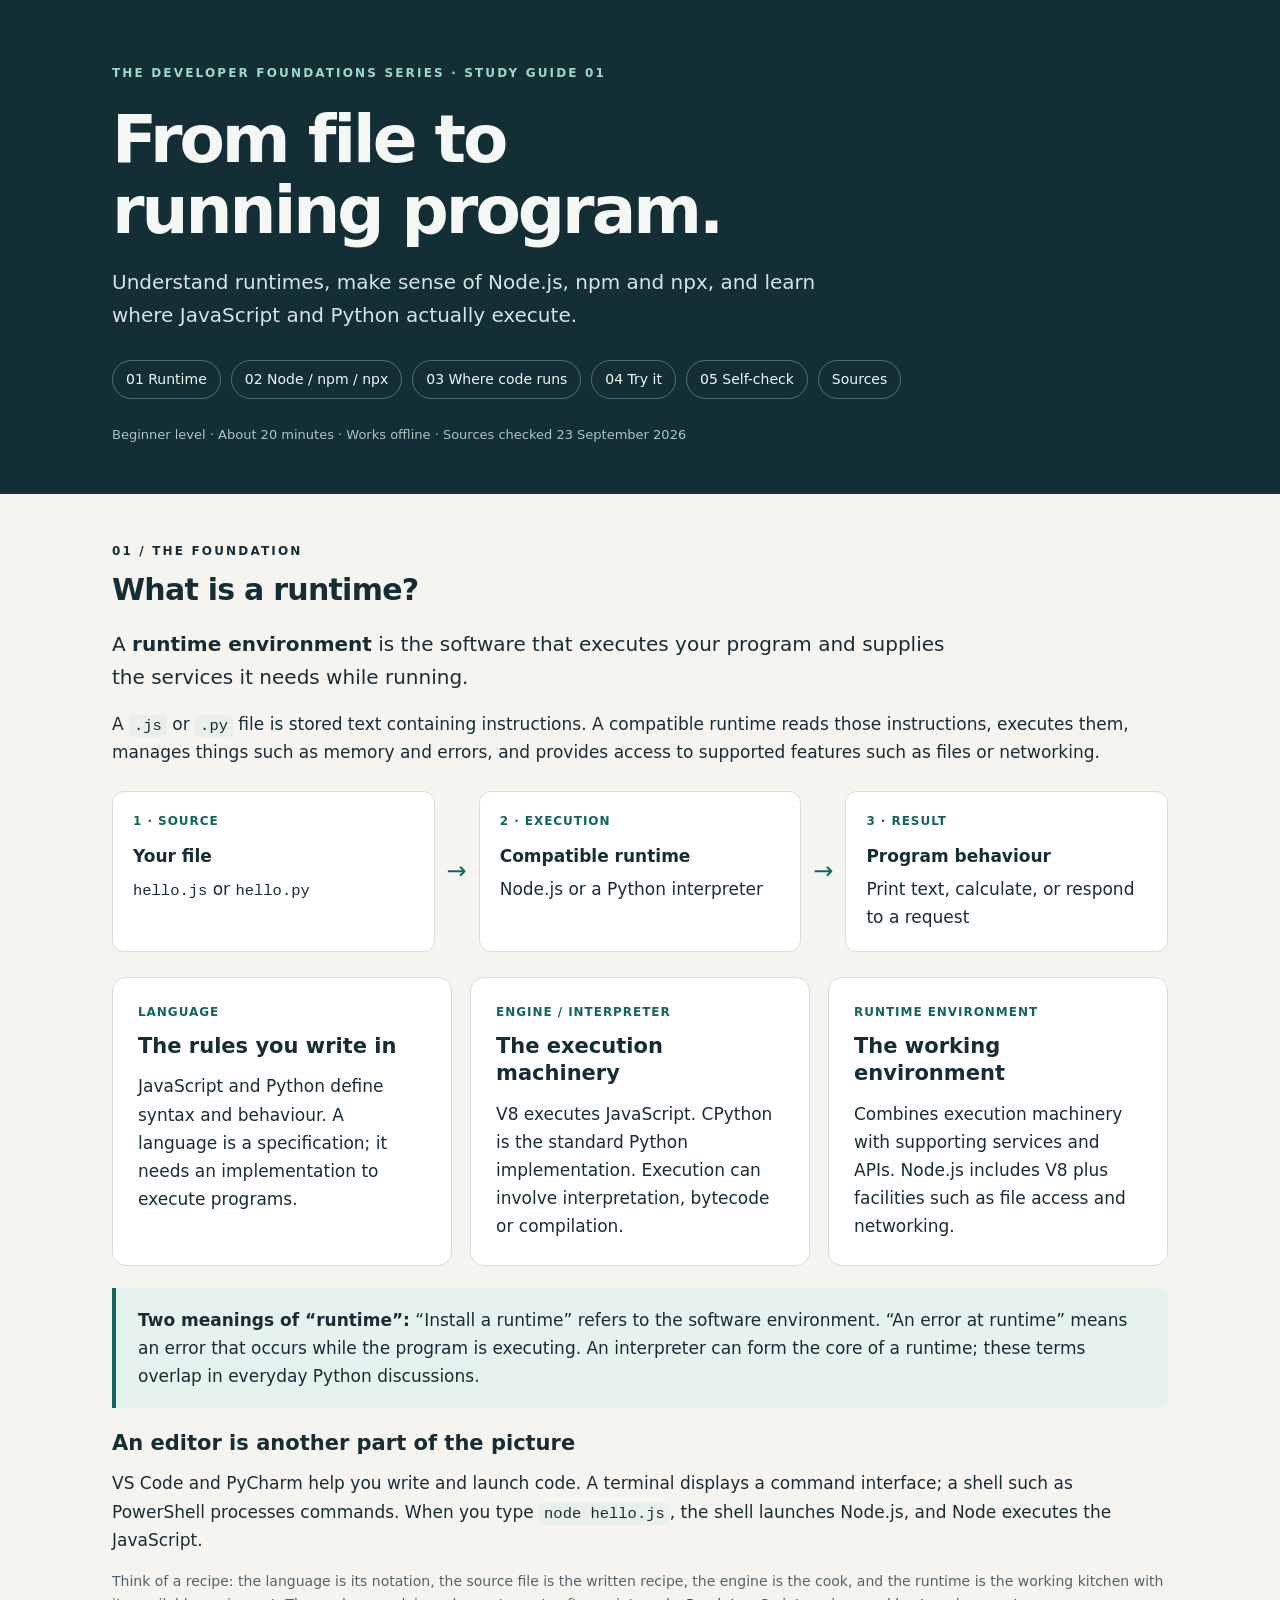
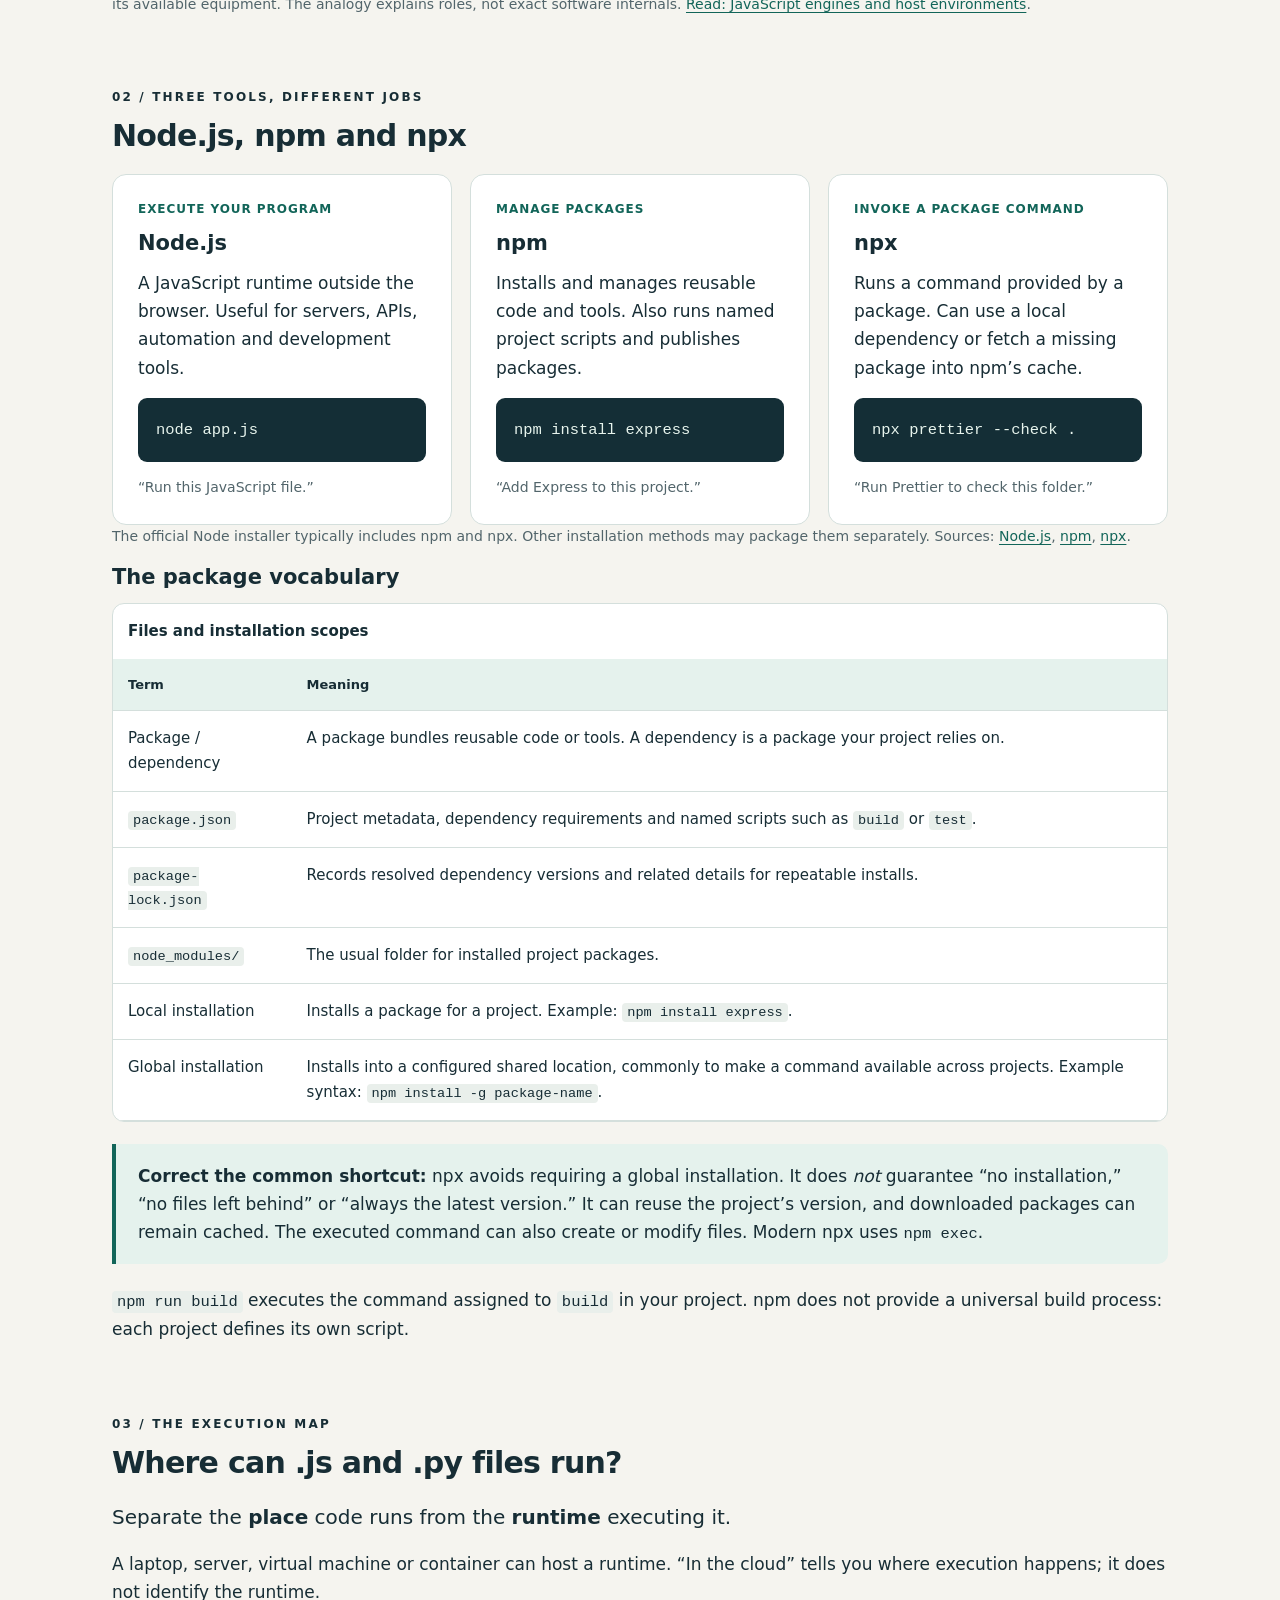
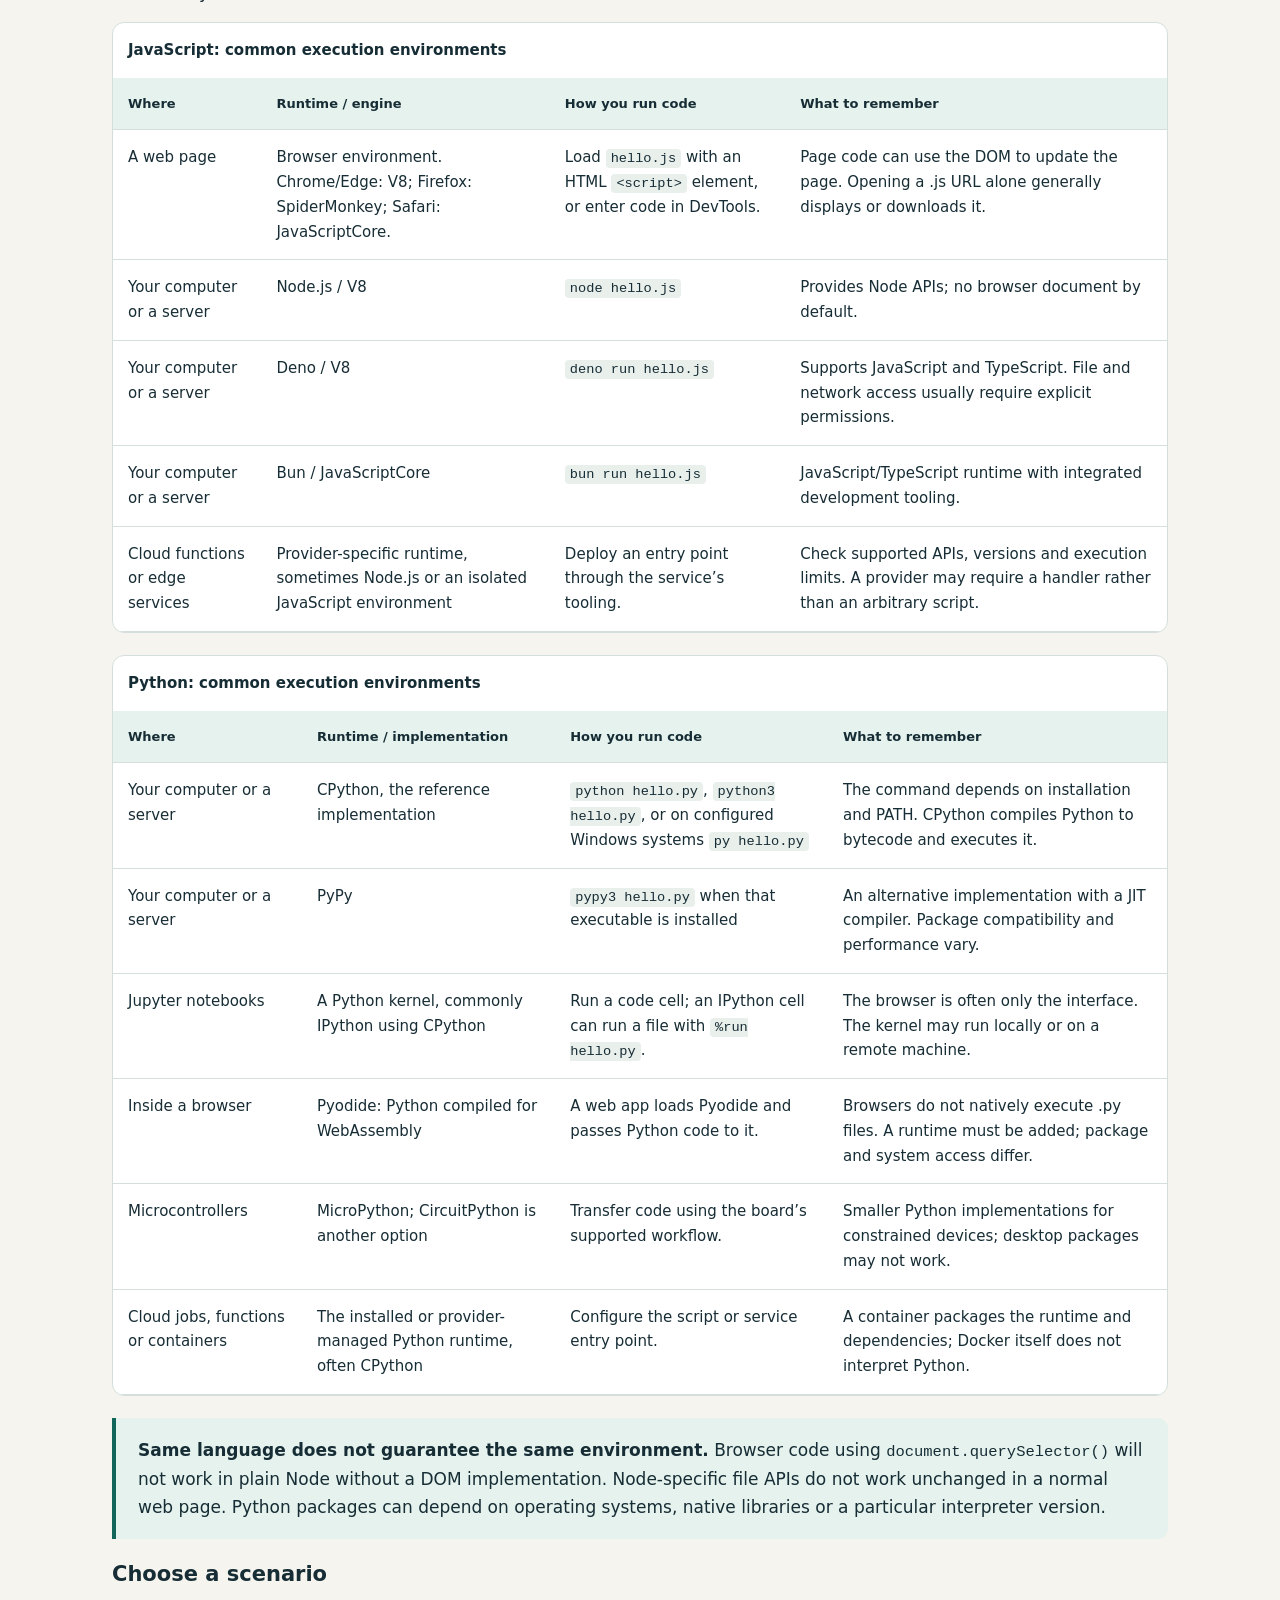
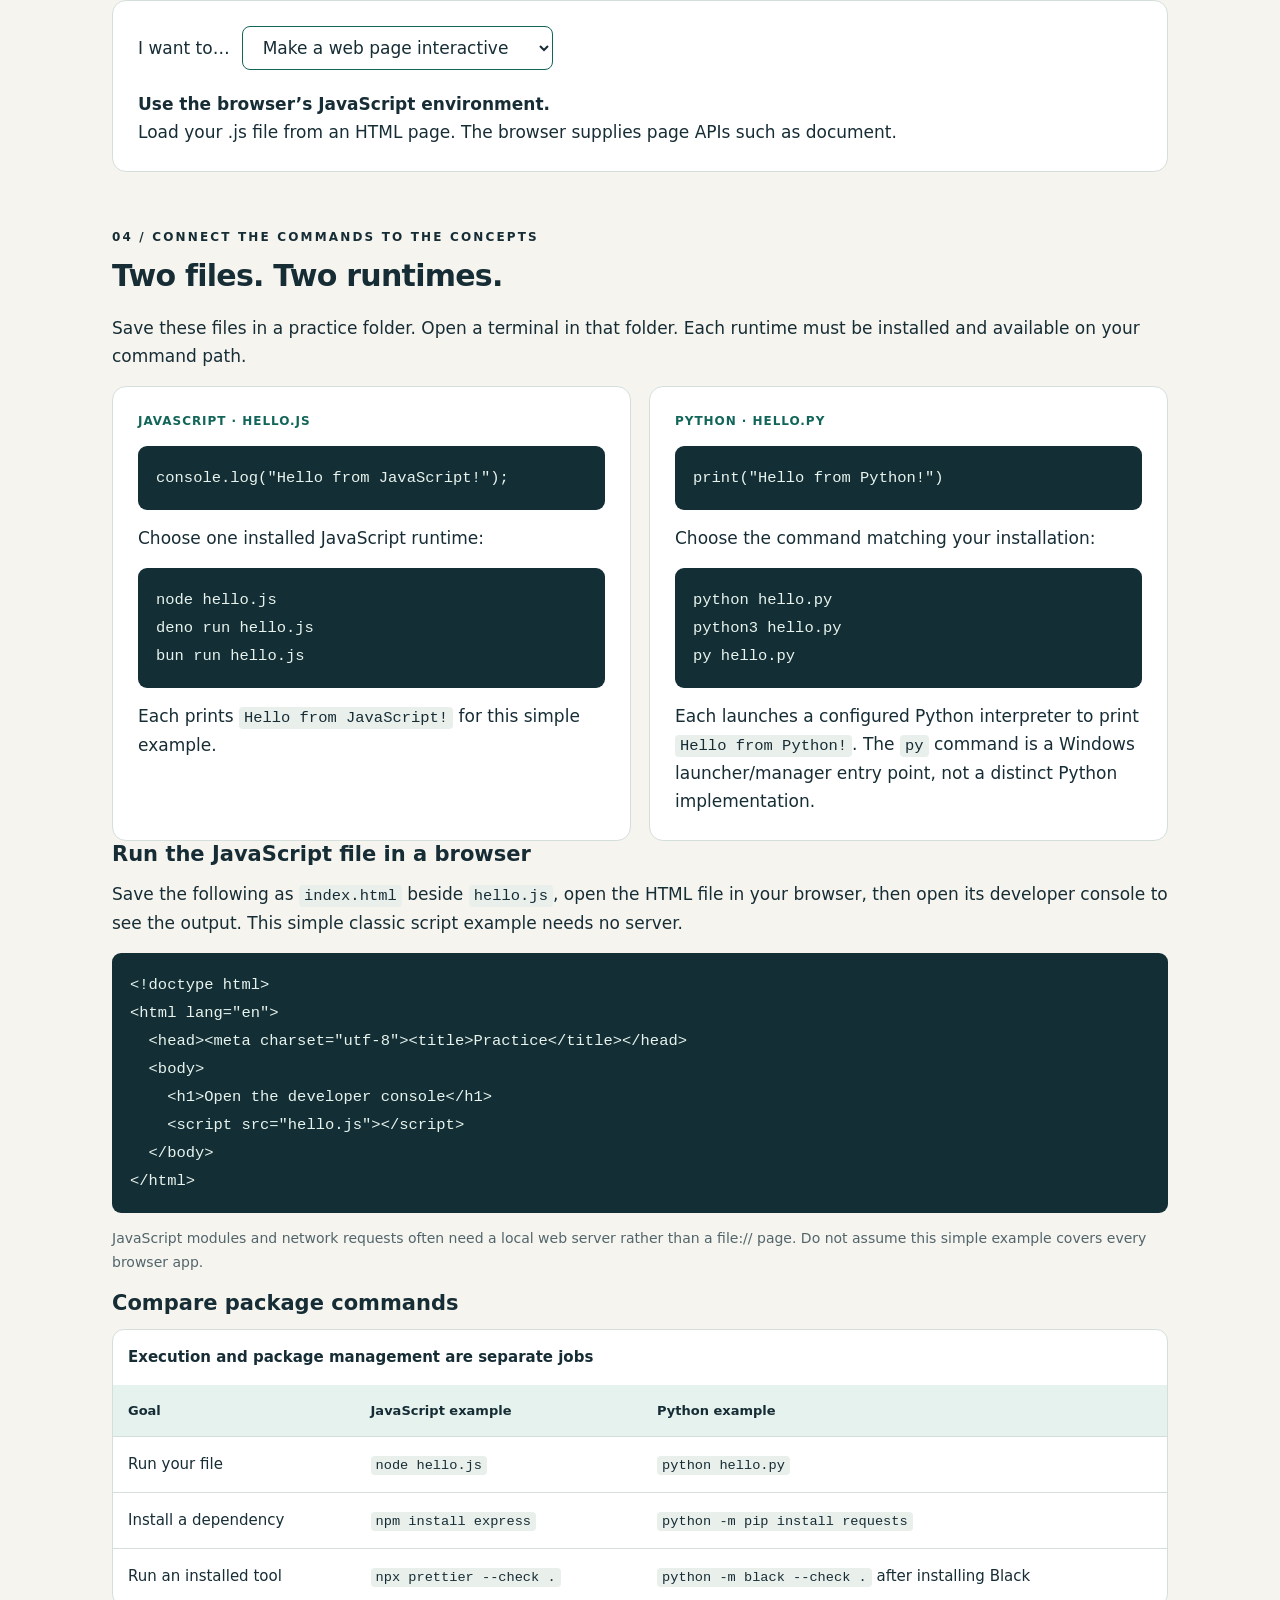
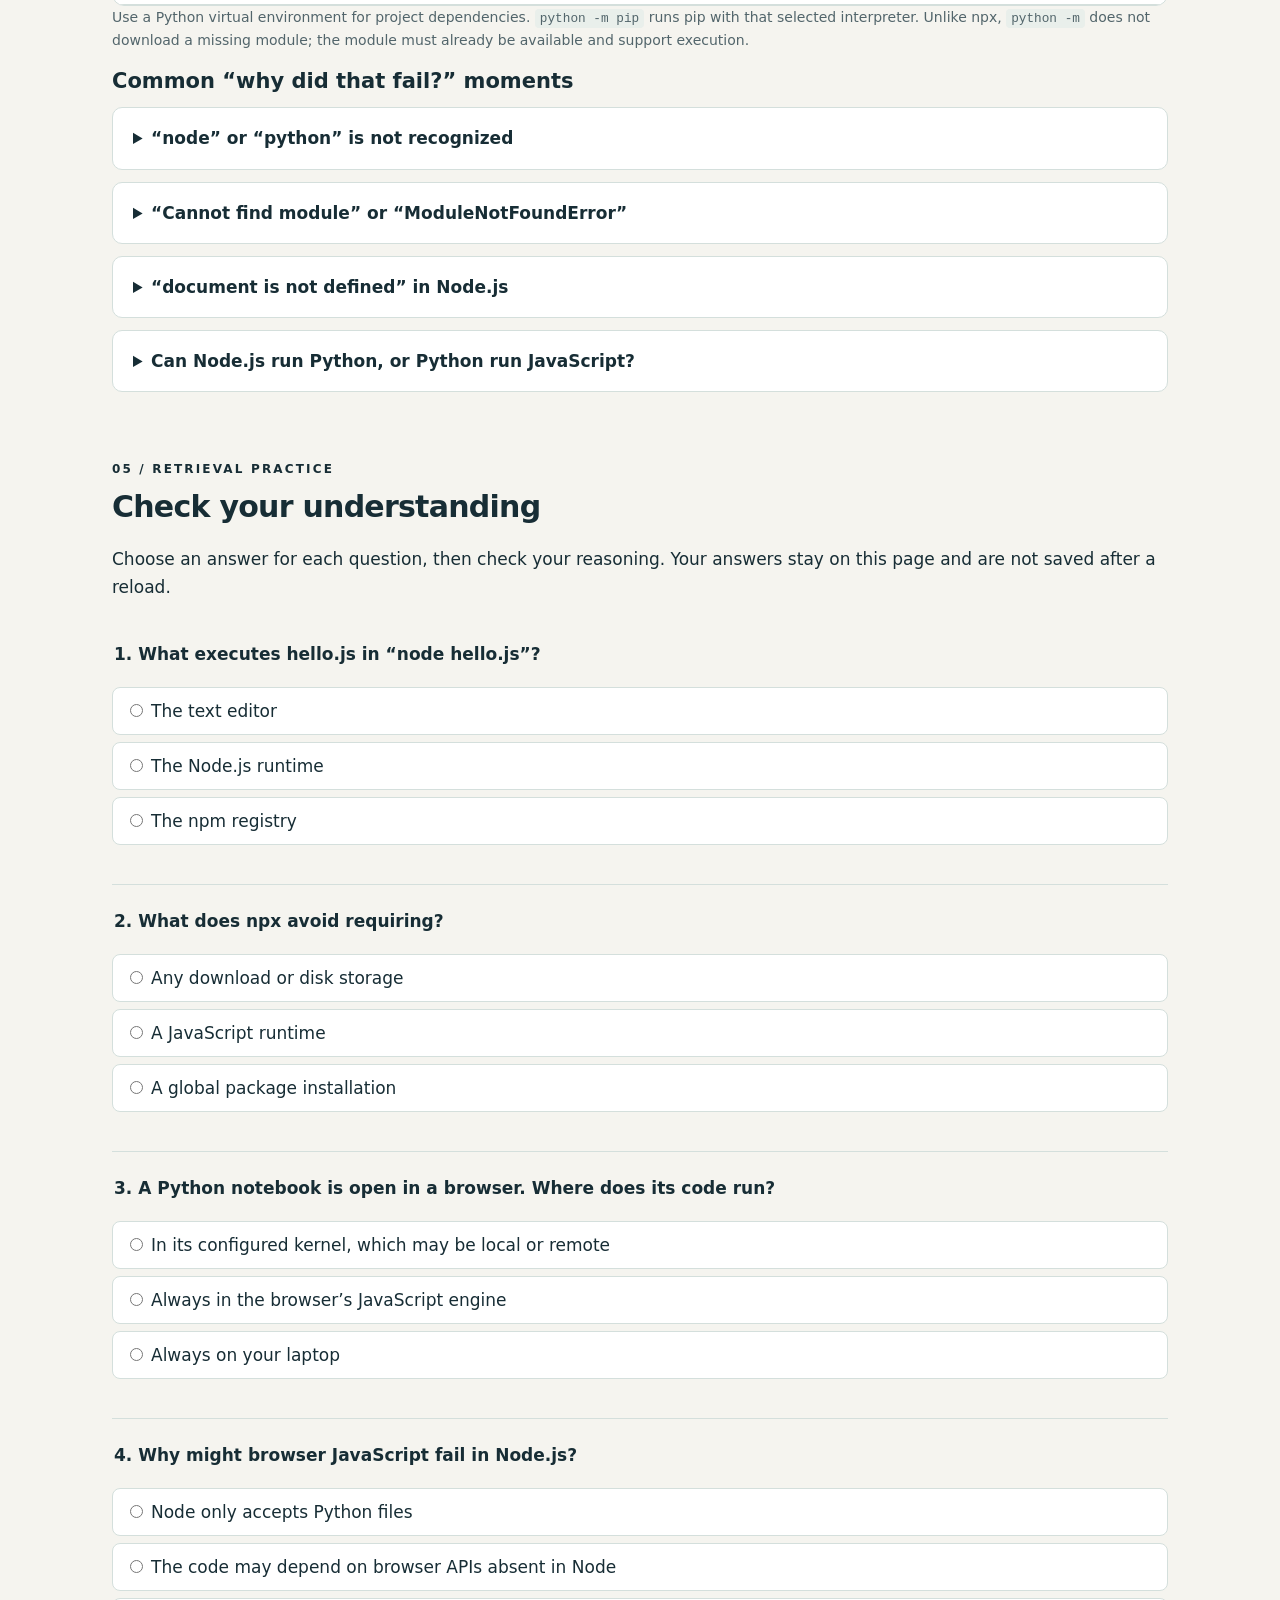
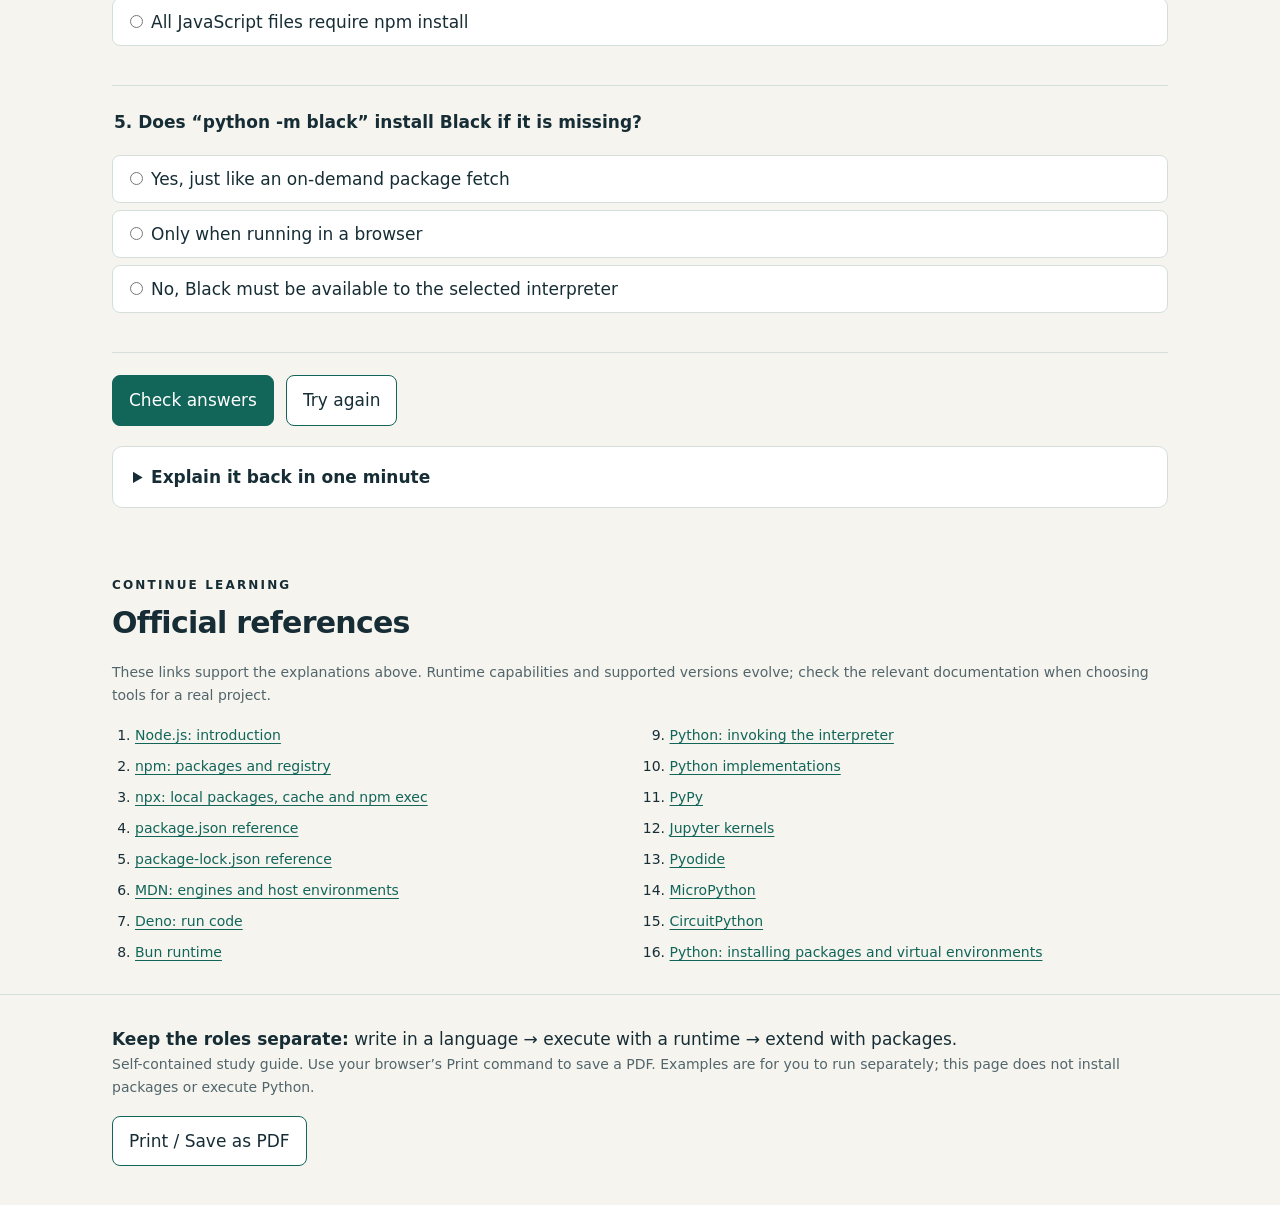
<file: RUNTIME_STUDY_GUIDE.html>
<!doctype html>
<html lang="en">
<head>
<meta charset="utf-8">
<meta name="viewport" content="width=device-width, initial-scale=1">
<meta name="description" content="A beginner's study guide to runtimes, Node.js, npm, npx, and where JavaScript and Python execute.">
<title>From file to running program · JavaScript &amp; Python</title>
<style>
:root{color-scheme:light;--ink:#172d35;--muted:#52656b;--paper:#f5f4ef;--card:#fff;--line:#d4dfdc;--accent:#126559;--soft:#e5f2ed;--code:#142e36}
*{box-sizing:border-box}html{scroll-behavior:smooth;scroll-padding-top:25px}body{margin:0;background:var(--paper);color:var(--ink);font:17px/1.65 system-ui,-apple-system,"Segoe UI",sans-serif}a{color:var(--accent);text-underline-offset:3px}a:hover{text-decoration-thickness:2px}button,select{font:inherit}button{cursor:pointer}button:focus-visible,a:focus-visible,select:focus-visible,input:focus-visible,summary:focus-visible{outline:3px solid #ac5b0c;outline-offset:4px}.wrap{max-width:1120px;margin:auto;padding:0 32px}header{background:var(--code);color:#f4f7f4;padding:64px 0 48px}.eyebrow{font-size:12px;text-transform:uppercase;letter-spacing:.18em;font-weight:700}.eyebrow.light{color:#9ed8c5}h1{font-size:clamp(36px,6vw,66px);line-height:1.08;letter-spacing:-.045em;max-width:800px;margin:20px 0}header p{max-width:730px;color:#d5e4e1;font-size:20px}nav{display:flex;flex-wrap:wrap;gap:10px;margin-top:28px}nav a{color:#ecf8f3;border:1px solid #52716f;padding:7px 13px;border-radius:25px;text-decoration:none;font-size:14px}.meta{font-size:13px;color:#aac4c0;margin-top:25px}main{padding-bottom:50px}section{padding:48px 0 8px}h2{font-size:30px;letter-spacing:-.025em;line-height:1.2;margin:10px 0 20px}h3{font-size:21px;line-height:1.3;margin:0 0 12px}p{margin:0 0 16px}.lead{font-size:20px;max-width:850px}.grid{display:grid;grid-template-columns:repeat(3,minmax(0,1fr));gap:18px}.two{grid-template-columns:repeat(2,minmax(0,1fr))}.card{padding:25px;background:var(--card);border:1px solid var(--line);border-radius:14px}.card p:last-child{margin-bottom:0}.tag{font-size:12px;font-weight:750;letter-spacing:.08em;text-transform:uppercase;color:var(--accent);margin-bottom:10px;display:block}.note{padding:18px 22px;background:var(--soft);border-left:4px solid var(--accent);margin:22px 0;border-radius:0 10px 10px 0}.small{font-size:14px;color:var(--muted)}code{font: .91em/1.6 Consolas,"Liberation Mono",monospace;overflow-wrap:anywhere}p code,td code,li code{background:#e9efeb;padding:2px 5px;border-radius:4px}pre{white-space:pre-wrap;overflow-wrap:anywhere;padding:18px;border-radius:9px;background:var(--code);color:#e7f4ed;margin:14px 0}.flow{display:flex;align-items:stretch;gap:12px;margin:25px 0}.step{flex:1;border:1px solid var(--line);border-radius:12px;padding:20px;background:#fff}.step strong{display:block;margin-bottom:5px}.arrow{align-self:center;font-size:24px;color:var(--accent)}.controls{display:flex;flex-wrap:wrap;align-items:center;gap:12px;margin-bottom:20px}select,button{padding:10px 16px;border:1px solid var(--accent);border-radius:8px;background:white;color:var(--ink);min-height:44px}button.primary{background:var(--accent);color:white}table{width:100%;border-collapse:collapse;font-size:15px}th{text-align:left;background:var(--soft);font-size:13px}th,td{padding:15px;border-bottom:1px solid var(--line);vertical-align:top}.table-wrap{overflow-x:auto;border:1px solid var(--line);border-radius:12px;background:#fff}caption{text-align:left;padding:15px;font-weight:650}ul,ol{padding-left:23px}li{margin-bottom:8px}.quiz{padding:22px 0;border-bottom:1px solid var(--line)}fieldset{border:0;padding:0;margin:0}legend{font-weight:650;margin-bottom:12px}label.option{display:block;padding:9px 12px;background:white;margin:7px 0;border-radius:8px;border:1px solid var(--line)}input{accent-color:var(--accent);margin-right:8px}.feedback{font-size:15px;margin:10px 0 0;font-weight:600}#score{font-weight:650;margin-top:15px}details{padding:16px 20px;background:#fff;border:1px solid var(--line);border-radius:10px;margin:12px 0}summary{cursor:pointer;font-weight:650}details p{margin:12px 0 0}footer{border-top:1px solid var(--line);padding:30px 0}.sources{columns:2;column-gap:36px;font-size:14px}.sources li{break-inside:avoid}.print-only{display:none}[hidden]{display:none!important}
@media(max-width:760px){.wrap{padding:0 20px}header{padding:40px 0 30px}.grid{grid-template-columns:1fr}.flow{flex-direction:column}.arrow{transform:rotate(90deg)}section{padding-top:35px}.sources{columns:1}th,td{padding:11px}h2{font-size:27px}}
@media(prefers-reduced-motion:reduce){html{scroll-behavior:auto}}
@media print{body{background:white;font-size:11pt}header{background:white;color:black;padding:0}header p,.eyebrow.light,.meta{color:#333}h1{font-size:30pt}h2{font-size:20pt}nav,button,.controls,.quiz-form{display:none!important}.wrap{max-width:none;padding:0}section{padding-top:24px}.card,pre,.note,details,tr{break-inside:avoid}pre{background:#eee;color:black}.grid{gap:10px}.sources{columns:1}.print-only{display:block}.table-wrap{overflow:visible}a{color:black}footer{padding:15px 0}}
</style>
</head>
<body>
<header><div class="wrap">
<div class="eyebrow light">The developer foundations series · Study guide 01</div>
<h1>From file to<br>running program.</h1>
<p>Understand runtimes, make sense of Node.js, npm and npx, and learn where JavaScript and Python actually execute.</p>
<nav aria-label="Study guide sections"><a href="#runtime">01 Runtime</a><a href="#node">02 Node / npm / npx</a><a href="#where">03 Where code runs</a><a href="#practice">04 Try it</a><a href="#quiz">05 Self-check</a><a href="#sources">Sources</a></nav>
<div class="meta">Beginner level · About 20 minutes · Works offline · Sources checked 23 September 2026</div>
</div></header>
<main class="wrap">
<section id="runtime"><div class="eyebrow">01 / The foundation</div><h2>What is a runtime?</h2>
<p class="lead">A <strong>runtime environment</strong> is the software that executes your program and supplies the services it needs while running.</p>
<p>A <code>.js</code> or <code>.py</code> file is stored text containing instructions. A compatible runtime reads those instructions, executes them, manages things such as memory and errors, and provides access to supported features such as files or networking.</p>
<div class="flow" aria-label="Source file goes into a compatible runtime, which executes the program and produces a result"><div class="step"><span class="tag">1 · Source</span><strong>Your file</strong><code>hello.js</code> or <code>hello.py</code></div><span class="arrow" aria-hidden="true">→</span><div class="step"><span class="tag">2 · Execution</span><strong>Compatible runtime</strong>Node.js or a Python interpreter</div><span class="arrow" aria-hidden="true">→</span><div class="step"><span class="tag">3 · Result</span><strong>Program behaviour</strong>Print text, calculate, or respond to a request</div></div>
<div class="grid"><article class="card"><span class="tag">Language</span><h3>The rules you write in</h3><p>JavaScript and Python define syntax and behaviour. A language is a specification; it needs an implementation to execute programs.</p></article><article class="card"><span class="tag">Engine / interpreter</span><h3>The execution machinery</h3><p>V8 executes JavaScript. CPython is the standard Python implementation. Execution can involve interpretation, bytecode or compilation.</p></article><article class="card"><span class="tag">Runtime environment</span><h3>The working environment</h3><p>Combines execution machinery with supporting services and APIs. Node.js includes V8 plus facilities such as file access and networking.</p></article></div>
<div class="note"><strong>Two meanings of “runtime”:</strong> “Install a runtime” refers to the software environment. “An error at runtime” means an error that occurs while the program is executing. An interpreter can form the core of a runtime; these terms overlap in everyday Python discussions.</div>
<h3>An editor is another part of the picture</h3><p>VS Code and PyCharm help you write and launch code. A terminal displays a command interface; a shell such as PowerShell processes commands. When you type <code>node hello.js</code>, the shell launches Node.js, and Node executes the JavaScript.</p>
<p class="small">Think of a recipe: the language is its notation, the source file is the written recipe, the engine is the cook, and the runtime is the working kitchen with its available equipment. The analogy explains roles, not exact software internals. <a href="https://developer.mozilla.org/en-US/docs/Web/JavaScript/Reference/Execution_model">Read: JavaScript engines and host environments</a>.</p>
</section>
<section id="node"><div class="eyebrow">02 / Three tools, different jobs</div><h2>Node.js, npm and npx</h2>
<div class="grid"><article class="card"><span class="tag">Execute your program</span><h3>Node.js</h3><p>A JavaScript runtime outside the browser. Useful for servers, APIs, automation and development tools.</p><pre><code>node app.js</code></pre><p class="small">“Run this JavaScript file.”</p></article><article class="card"><span class="tag">Manage packages</span><h3>npm</h3><p>Installs and manages reusable code and tools. Also runs named project scripts and publishes packages.</p><pre><code>npm install express</code></pre><p class="small">“Add Express to this project.”</p></article><article class="card"><span class="tag">Invoke a package command</span><h3>npx</h3><p>Runs a command provided by a package. Can use a local dependency or fetch a missing package into npm’s cache.</p><pre><code>npx prettier --check .</code></pre><p class="small">“Run Prettier to check this folder.”</p></article></div>
<p class="small">The official Node installer typically includes npm and npx. Other installation methods may package them separately. Sources: <a href="https://nodejs.org/en/learn/getting-started/introduction-to-nodejs">Node.js</a>, <a href="https://docs.npmjs.com/about-npm/">npm</a>, <a href="https://docs.npmjs.com/cli/v11/commands/npx/">npx</a>.</p>
<h3>The package vocabulary</h3><div class="table-wrap"><table><caption>Files and installation scopes</caption><thead><tr><th scope="col">Term</th><th scope="col">Meaning</th></tr></thead><tbody>
<tr><td>Package / dependency</td><td>A package bundles reusable code or tools. A dependency is a package your project relies on.</td></tr>
<tr><td><code>package.json</code></td><td>Project metadata, dependency requirements and named scripts such as <code>build</code> or <code>test</code>.</td></tr>
<tr><td><code>package-lock.json</code></td><td>Records resolved dependency versions and related details for repeatable installs.</td></tr>
<tr><td><code>node_modules/</code></td><td>The usual folder for installed project packages.</td></tr>
<tr><td>Local installation</td><td>Installs a package for a project. Example: <code>npm install express</code>.</td></tr>
<tr><td>Global installation</td><td>Installs into a configured shared location, commonly to make a command available across projects. Example syntax: <code>npm install -g package-name</code>.</td></tr>
</tbody></table></div>
<div class="note"><strong>Correct the common shortcut:</strong> npx avoids requiring a global installation. It does <em>not</em> guarantee “no installation,” “no files left behind” or “always the latest version.” It can reuse the project’s version, and downloaded packages can remain cached. The executed command can also create or modify files. Modern npx uses <code>npm exec</code>.</div>
<p><code>npm run build</code> executes the command assigned to <code>build</code> in your project. npm does not provide a universal build process: each project defines its own script.</p>
</section>
<section id="where"><div class="eyebrow">03 / The execution map</div><h2>Where can .js and .py files run?</h2>
<p class="lead">Separate the <strong>place</strong> code runs from the <strong>runtime</strong> executing it.</p>
<p>A laptop, server, virtual machine or container can host a runtime. “In the cloud” tells you where execution happens; it does not identify the runtime.</p>
<div class="table-wrap"><table><caption>JavaScript: common execution environments</caption><thead><tr><th scope="col">Where</th><th scope="col">Runtime / engine</th><th scope="col">How you run code</th><th scope="col">What to remember</th></tr></thead><tbody>
<tr><td>A web page</td><td>Browser environment. Chrome/Edge: V8; Firefox: SpiderMonkey; Safari: JavaScriptCore.</td><td>Load <code>hello.js</code> with an HTML <code>&lt;script&gt;</code> element, or enter code in DevTools.</td><td>Page code can use the DOM to update the page. Opening a .js URL alone generally displays or downloads it.</td></tr>
<tr><td>Your computer or a server</td><td>Node.js / V8</td><td><code>node hello.js</code></td><td>Provides Node APIs; no browser document by default.</td></tr>
<tr><td>Your computer or a server</td><td>Deno / V8</td><td><code>deno run hello.js</code></td><td>Supports JavaScript and TypeScript. File and network access usually require explicit permissions.</td></tr>
<tr><td>Your computer or a server</td><td>Bun / JavaScriptCore</td><td><code>bun run hello.js</code></td><td>JavaScript/TypeScript runtime with integrated development tooling.</td></tr>
<tr><td>Cloud functions or edge services</td><td>Provider-specific runtime, sometimes Node.js or an isolated JavaScript environment</td><td>Deploy an entry point through the service’s tooling.</td><td>Check supported APIs, versions and execution limits. A provider may require a handler rather than an arbitrary script.</td></tr>
</tbody></table></div>
<div class="table-wrap" style="margin-top:22px"><table><caption>Python: common execution environments</caption><thead><tr><th scope="col">Where</th><th scope="col">Runtime / implementation</th><th scope="col">How you run code</th><th scope="col">What to remember</th></tr></thead><tbody>
<tr><td>Your computer or a server</td><td>CPython, the reference implementation</td><td><code>python hello.py</code>, <code>python3 hello.py</code>, or on configured Windows systems <code>py hello.py</code></td><td>The command depends on installation and PATH. CPython compiles Python to bytecode and executes it.</td></tr>
<tr><td>Your computer or a server</td><td>PyPy</td><td><code>pypy3 hello.py</code> when that executable is installed</td><td>An alternative implementation with a JIT compiler. Package compatibility and performance vary.</td></tr>
<tr><td>Jupyter notebooks</td><td>A Python kernel, commonly IPython using CPython</td><td>Run a code cell; an IPython cell can run a file with <code>%run hello.py</code>.</td><td>The browser is often only the interface. The kernel may run locally or on a remote machine.</td></tr>
<tr><td>Inside a browser</td><td>Pyodide: Python compiled for WebAssembly</td><td>A web app loads Pyodide and passes Python code to it.</td><td>Browsers do not natively execute .py files. A runtime must be added; package and system access differ.</td></tr>
<tr><td>Microcontrollers</td><td>MicroPython; CircuitPython is another option</td><td>Transfer code using the board’s supported workflow.</td><td>Smaller Python implementations for constrained devices; desktop packages may not work.</td></tr>
<tr><td>Cloud jobs, functions or containers</td><td>The installed or provider-managed Python runtime, often CPython</td><td>Configure the script or service entry point.</td><td>A container packages the runtime and dependencies; Docker itself does not interpret Python.</td></tr>
</tbody></table></div>
<div class="note"><strong>Same language does not guarantee the same environment.</strong> Browser code using <code>document.querySelector()</code> will not work in plain Node without a DOM implementation. Node-specific file APIs do not work unchanged in a normal web page. Python packages can depend on operating systems, native libraries or a particular interpreter version.</div>
<h3>Choose a scenario</h3><div class="card"><div class="controls"><label for="scenario">I want to…</label><select id="scenario"><option value="page">Make a web page interactive</option><option value="js">Run a JavaScript file locally</option><option value="py">Run a Python file locally</option><option value="notebook">Explore data in a notebook</option><option value="browserpy">Run Python inside a web page</option></select></div><div id="scenario-result" aria-live="polite"><strong>Use the browser’s JavaScript environment.</strong><p>Load your .js file from an HTML page. The browser supplies page APIs such as document.</p></div></div>
<noscript><p>Interactive controls require JavaScript. All core lessons and comparison tables remain available.</p></noscript>
</section>
<section id="practice"><div class="eyebrow">04 / Connect the commands to the concepts</div><h2>Two files. Two runtimes.</h2>
<p>Save these files in a practice folder. Open a terminal in that folder. Each runtime must be installed and available on your command path.</p>
<div class="grid two"><article class="card"><span class="tag">JavaScript · hello.js</span><pre><code>console.log("Hello from JavaScript!");</code></pre><p>Choose one installed JavaScript runtime:</p><pre><code>node hello.js
deno run hello.js
bun run hello.js</code></pre><p>Each prints <code>Hello from JavaScript!</code> for this simple example.</p></article><article class="card"><span class="tag">Python · hello.py</span><pre><code>print("Hello from Python!")</code></pre><p>Choose the command matching your installation:</p><pre><code>python hello.py
python3 hello.py
py hello.py</code></pre><p>Each launches a configured Python interpreter to print <code>Hello from Python!</code>. The <code>py</code> command is a Windows launcher/manager entry point, not a distinct Python implementation.</p></article></div>
<h3>Run the JavaScript file in a browser</h3><p>Save the following as <code>index.html</code> beside <code>hello.js</code>, open the HTML file in your browser, then open its developer console to see the output. This simple classic script example needs no server.</p>
<pre><code>&lt;!doctype html&gt;
&lt;html lang="en"&gt;
  &lt;head&gt;&lt;meta charset="utf-8"&gt;&lt;title&gt;Practice&lt;/title&gt;&lt;/head&gt;
  &lt;body&gt;
    &lt;h1&gt;Open the developer console&lt;/h1&gt;
    &lt;script src="hello.js"&gt;&lt;/script&gt;
  &lt;/body&gt;
&lt;/html&gt;</code></pre>
<p class="small">JavaScript modules and network requests often need a local web server rather than a file:// page. Do not assume this simple example covers every browser app.</p>
<h3>Compare package commands</h3><div class="table-wrap"><table><caption>Execution and package management are separate jobs</caption><thead><tr><th scope="col">Goal</th><th scope="col">JavaScript example</th><th scope="col">Python example</th></tr></thead><tbody><tr><td>Run your file</td><td><code>node hello.js</code></td><td><code>python hello.py</code></td></tr><tr><td>Install a dependency</td><td><code>npm install express</code></td><td><code>python -m pip install requests</code></td></tr><tr><td>Run an installed tool</td><td><code>npx prettier --check .</code></td><td><code>python -m black --check .</code> after installing Black</td></tr></tbody></table></div>
<p class="small">Use a Python virtual environment for project dependencies. <code>python -m pip</code> runs pip with that selected interpreter. Unlike npx, <code>python -m</code> does not download a missing module; the module must already be available and support execution.</p>
<h3>Common “why did that fail?” moments</h3>
<details><summary>“node” or “python” is not recognized</summary><p>The shell cannot find the command. Check installation, the command name and PATH. Restart the terminal after an installer changes PATH. On your system, the Python command might be python3 or py.</p></details>
<details><summary>“Cannot find module” or “ModuleNotFoundError”</summary><p>A dependency may be missing, or you may be using the wrong project folder, interpreter or virtual environment. Installing into one Python environment does not make a package available in every environment.</p></details>
<details><summary>“document is not defined” in Node.js</summary><p>The code expects browser page APIs. Run it in a browser or adapt the code for the intended environment. Sharing a JavaScript engine does not make Node and the browser identical.</p></details>
<details><summary>Can Node.js run Python, or Python run JavaScript?</summary><p>Neither normally executes the other language directly. A program can launch another runtime as a separate process or embed an implementation. If Node launches Python, Python still executes the .py code.</p></details>
</section>
<section id="quiz"><div class="eyebrow">05 / Retrieval practice</div><h2>Check your understanding</h2><p>Choose an answer for each question, then check your reasoning. Your answers stay on this page and are not saved after a reload.</p>
<form id="quiz-form" class="quiz-form">
<div class="quiz"><fieldset><legend>1. What executes hello.js in “node hello.js”?</legend><label class="option"><input type="radio" name="q1" value="a">The text editor</label><label class="option"><input type="radio" name="q1" value="b">The Node.js runtime</label><label class="option"><input type="radio" name="q1" value="c">The npm registry</label></fieldset><p class="feedback" id="f1"></p></div>
<div class="quiz"><fieldset><legend>2. What does npx avoid requiring?</legend><label class="option"><input type="radio" name="q2" value="a">Any download or disk storage</label><label class="option"><input type="radio" name="q2" value="b">A JavaScript runtime</label><label class="option"><input type="radio" name="q2" value="c">A global package installation</label></fieldset><p class="feedback" id="f2"></p></div>
<div class="quiz"><fieldset><legend>3. A Python notebook is open in a browser. Where does its code run?</legend><label class="option"><input type="radio" name="q3" value="a">In its configured kernel, which may be local or remote</label><label class="option"><input type="radio" name="q3" value="b">Always in the browser’s JavaScript engine</label><label class="option"><input type="radio" name="q3" value="c">Always on your laptop</label></fieldset><p class="feedback" id="f3"></p></div>
<div class="quiz"><fieldset><legend>4. Why might browser JavaScript fail in Node.js?</legend><label class="option"><input type="radio" name="q4" value="a">Node only accepts Python files</label><label class="option"><input type="radio" name="q4" value="b">The code may depend on browser APIs absent in Node</label><label class="option"><input type="radio" name="q4" value="c">All JavaScript files require npm install</label></fieldset><p class="feedback" id="f4"></p></div>
<div class="quiz"><fieldset><legend>5. Does “python -m black” install Black if it is missing?</legend><label class="option"><input type="radio" name="q5" value="a">Yes, just like an on-demand package fetch</label><label class="option"><input type="radio" name="q5" value="b">Only when running in a browser</label><label class="option"><input type="radio" name="q5" value="c">No, Black must be available to the selected interpreter</label></fieldset><p class="feedback" id="f5"></p></div>
<div class="controls" style="margin-top:22px"><button class="primary" type="submit">Check answers</button><button type="reset">Try again</button></div><p id="score" role="status"></p></form>
<div class="print-only"><p>Review prompts: What executes a file? Does npx require global installation? Where does a notebook kernel run? Why do browser APIs fail in Node? Does python -m install packages?</p><p>Answers: the compatible runtime; no; locally or remotely depending on setup; Node lacks the browser DOM by default; no.</p></div>
<details><summary>Explain it back in one minute</summary><p>A runtime executes my code and supplies its working environment. Node.js runs JavaScript outside browsers; npm manages packages and scripts; npx invokes package commands without requiring global installation. Python is commonly executed by CPython, with other implementations for different needs. An editor, terminal, container or cloud service still relies on a runtime to execute the language.</p></details>
</section>
<section id="sources"><div class="eyebrow">Continue learning</div><h2>Official references</h2><p class="small">These links support the explanations above. Runtime capabilities and supported versions evolve; check the relevant documentation when choosing tools for a real project.</p><ol class="sources">
<li><a href="https://nodejs.org/en/learn/getting-started/introduction-to-nodejs">Node.js: introduction</a></li><li><a href="https://docs.npmjs.com/about-npm/">npm: packages and registry</a></li><li><a href="https://docs.npmjs.com/cli/v11/commands/npx/">npx: local packages, cache and npm exec</a></li><li><a href="https://docs.npmjs.com/cli/v11/configuring-npm/package-json/">package.json reference</a></li><li><a href="https://docs.npmjs.com/cli/v11/configuring-npm/package-lock-json/">package-lock.json reference</a></li><li><a href="https://developer.mozilla.org/en-US/docs/Web/JavaScript/Reference/Execution_model">MDN: engines and host environments</a></li><li><a href="https://docs.deno.com/runtime/run/">Deno: run code</a></li><li><a href="https://bun.sh/docs/runtime">Bun runtime</a></li><li><a href="https://docs.python.org/3/tutorial/interpreter.html">Python: invoking the interpreter</a></li><li><a href="https://wiki.python.org/moin/PythonImplementations">Python implementations</a></li><li><a href="https://www.pypy.org/">PyPy</a></li><li><a href="https://docs.jupyter.org/en/latest/projects/kernels.html">Jupyter kernels</a></li><li><a href="https://pyodide.org/en/stable/">Pyodide</a></li><li><a href="https://micropython.org/">MicroPython</a></li><li><a href="https://circuitpython.org/">CircuitPython</a></li><li><a href="https://packaging.python.org/en/latest/tutorials/installing-packages/">Python: installing packages and virtual environments</a></li></ol></section>
</main><footer><div class="wrap"><strong>Keep the roles separate:</strong> write in a language → execute with a runtime → extend with packages.<p class="small">Self-contained study guide. Use your browser’s Print command to save a PDF. Examples are for you to run separately; this page does not install packages or execute Python.</p><button id="print" type="button">Print / Save as PDF</button></div></footer>
<script>
'use strict';
const scenarios={page:['Use the browser’s JavaScript environment.','Load your .js file from an HTML page. The browser supplies page APIs such as document.'],js:['Use Node.js, Deno or Bun.','Start with the runtime your project expects. Run a file with node hello.js, deno run hello.js or bun run hello.js. APIs and permissions vary.'],py:['Use a Python interpreter, commonly CPython.','Run python hello.py, python3 hello.py or py hello.py according to your installation. Select the project’s virtual environment when using dependencies.'],notebook:['Use a notebook connected to a Python kernel.','The kernel executes the code. It may run on your computer or a remote server, even though the notebook interface appears in a browser.'],browserpy:['Use an added Python runtime such as Pyodide.','The web page loads Python compiled for WebAssembly. This is actual Python execution inside the browser, with environment and package limitations.']};
document.getElementById('scenario').addEventListener('change',event=>{const [heading,body]=scenarios[event.target.value];const result=document.getElementById('scenario-result');const strong=document.createElement('strong');strong.textContent=heading;const p=document.createElement('p');p.textContent=body;result.replaceChildren(strong,p);});
const answers=[['b','Node.js executes the file; the shell launches Node.'],['c','npx can install missing packages into its cache without requiring global installation.'],['a','The configured kernel executes notebook code locally or remotely.'],['b','Browser APIs such as document are not provided by plain Node.js.'],['c','python -m executes an available module; it does not fetch a missing package.']];
const form=document.getElementById('quiz-form');
form.addEventListener('submit',event=>{event.preventDefault();const data=new FormData(form);let correct=0,answered=0;answers.forEach(([answer,explanation],index)=>{const selected=data.get('q'+(index+1));if(selected)answered++;if(selected===answer)correct++;document.getElementById('f'+(index+1)).textContent=(selected===answer?'Correct. ':selected?'Review: ':'Not answered. ')+explanation;});document.getElementById('score').textContent=correct+' / '+answers.length+' correct. '+answered+' / '+answers.length+' answered. Review the explanation below each question.';});
form.addEventListener('reset',()=>{answers.forEach((_,index)=>{document.getElementById('f'+(index+1)).textContent='';});document.getElementById('score').textContent='';});
document.getElementById('print').addEventListener('click',()=>window.print());
</script>
</body></html>
</file>
